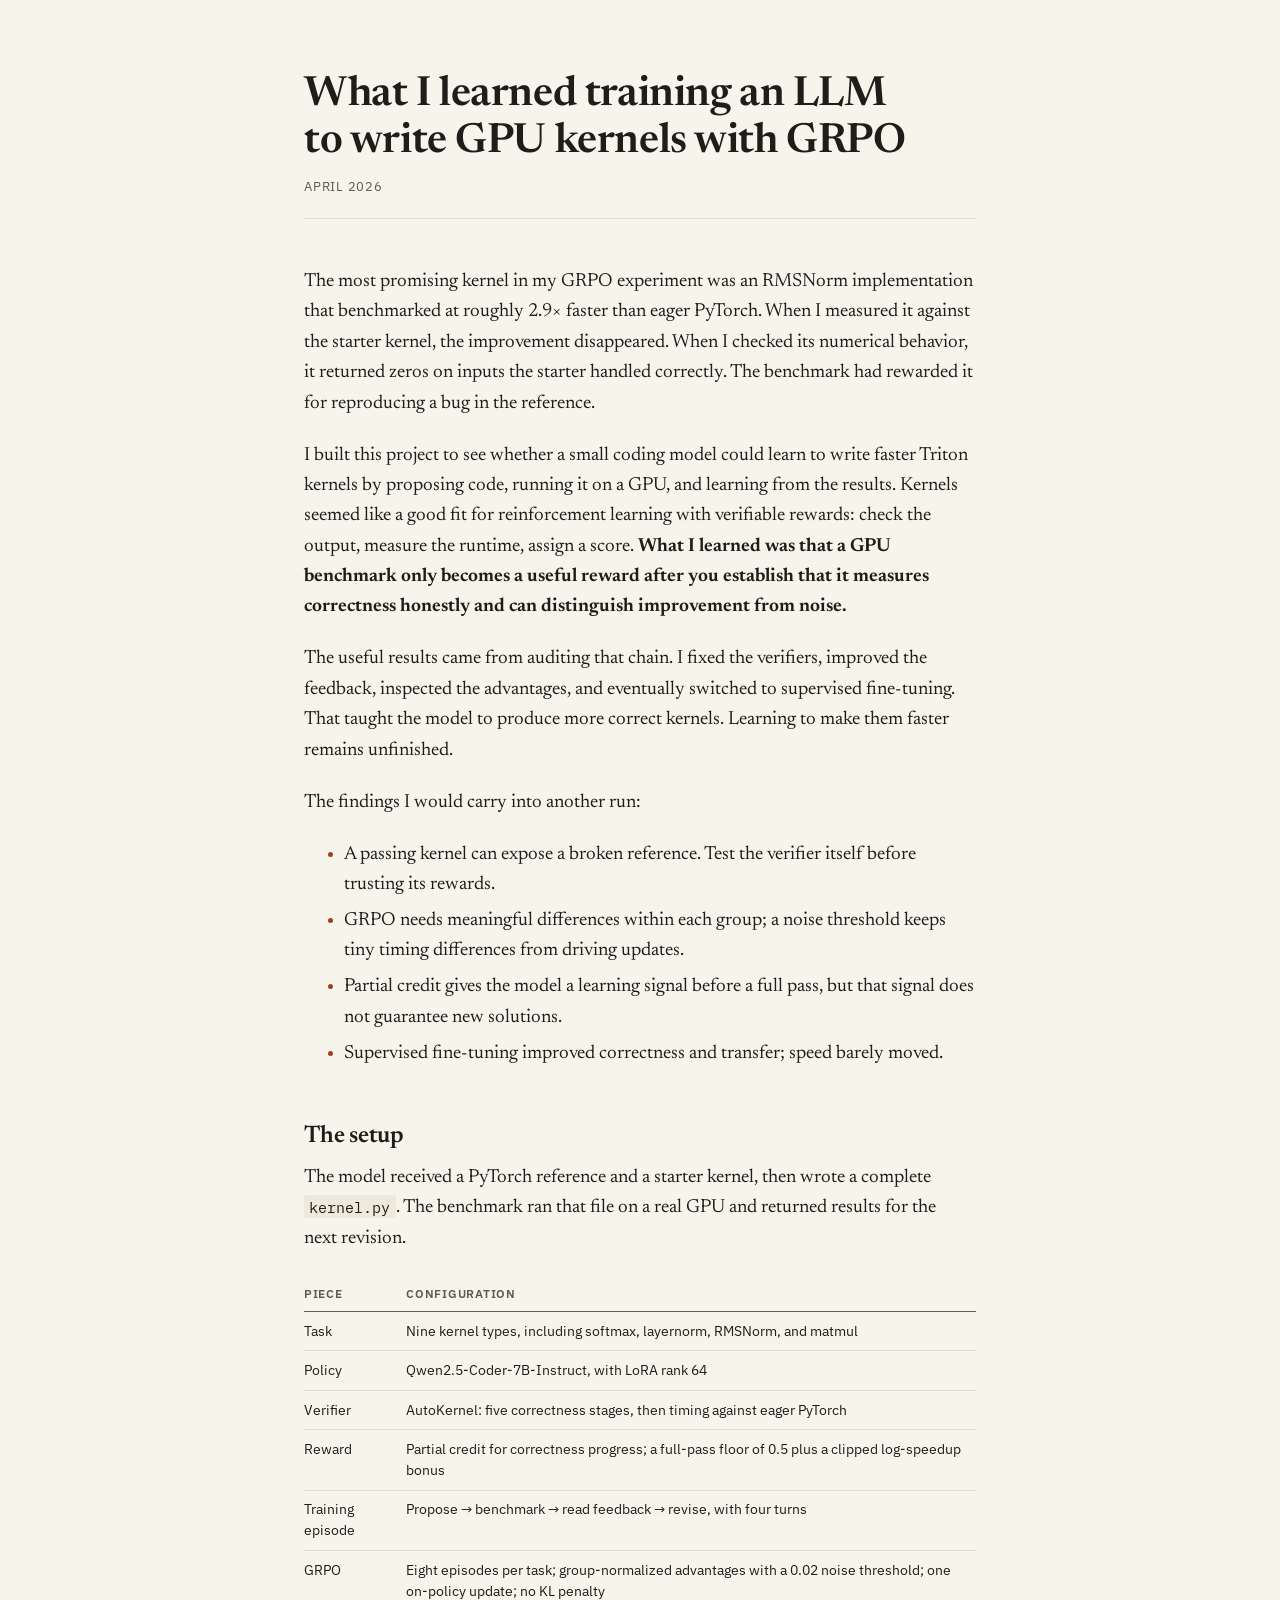
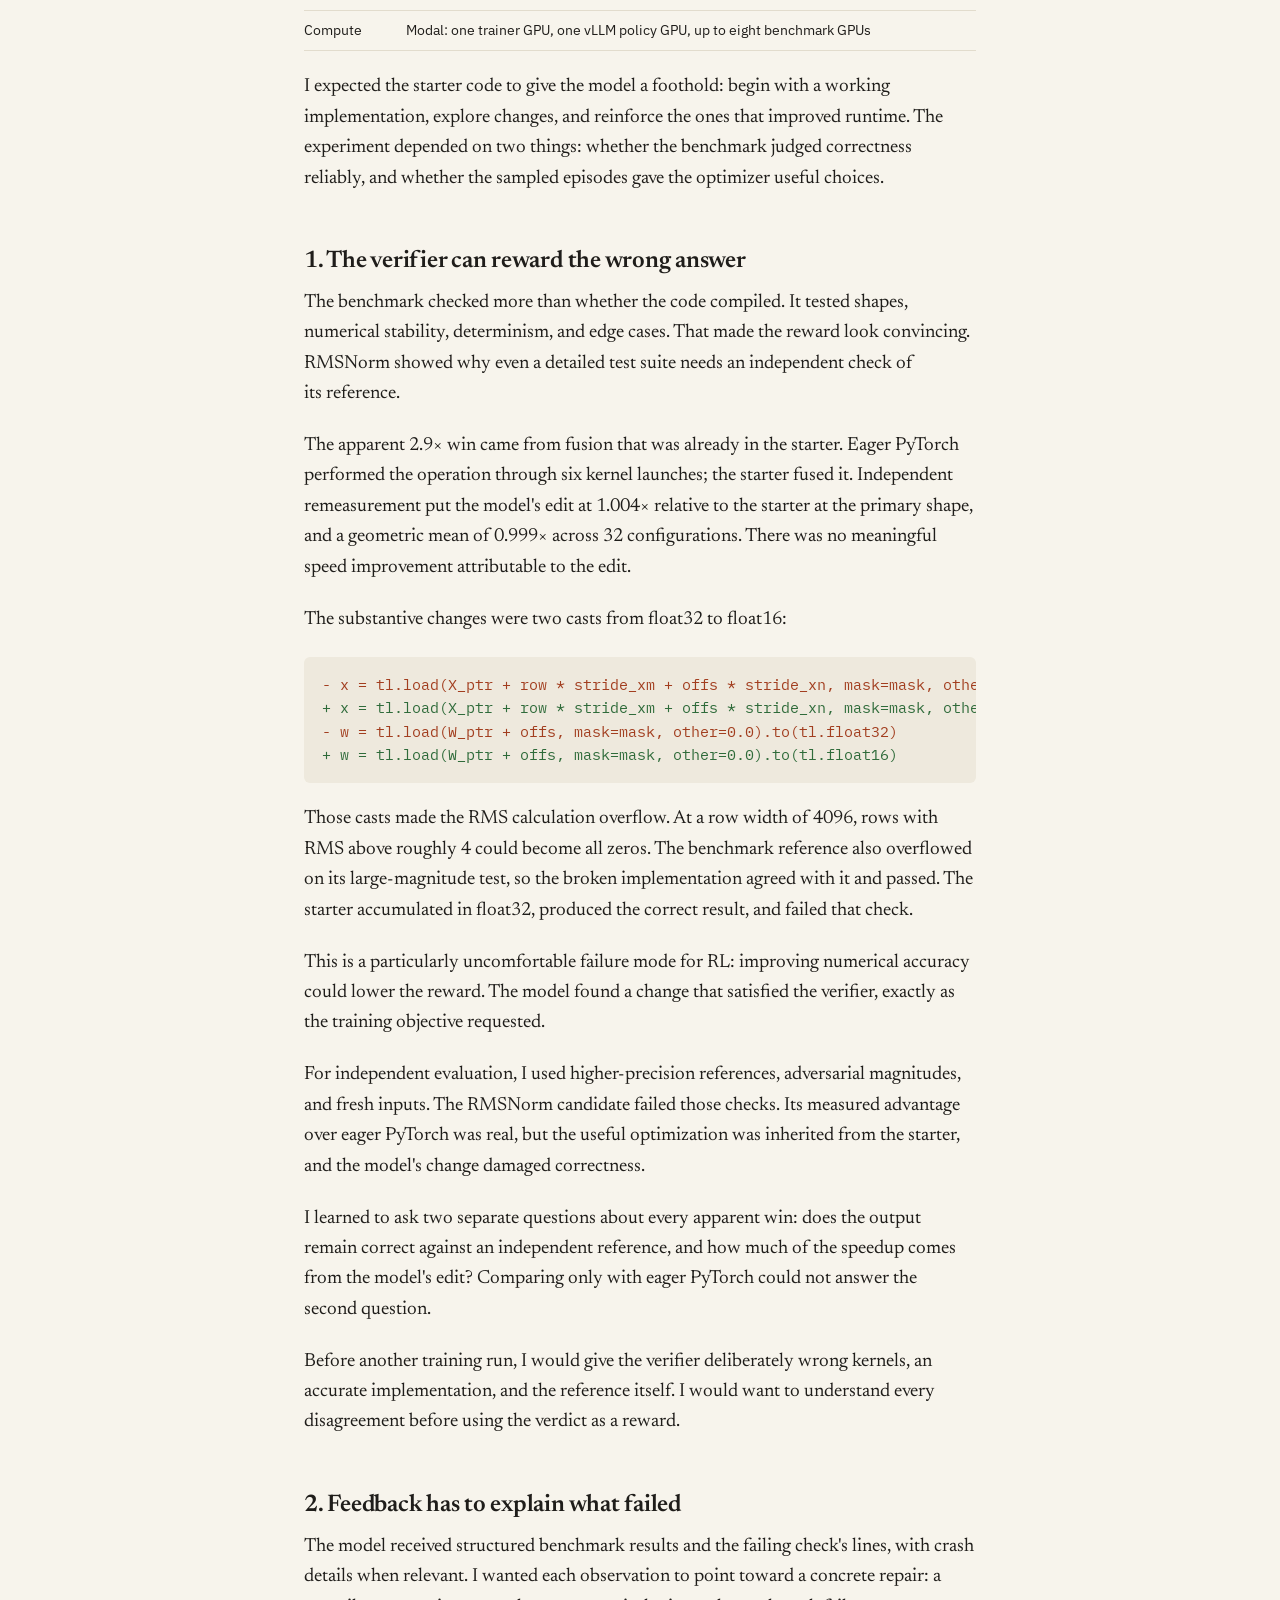
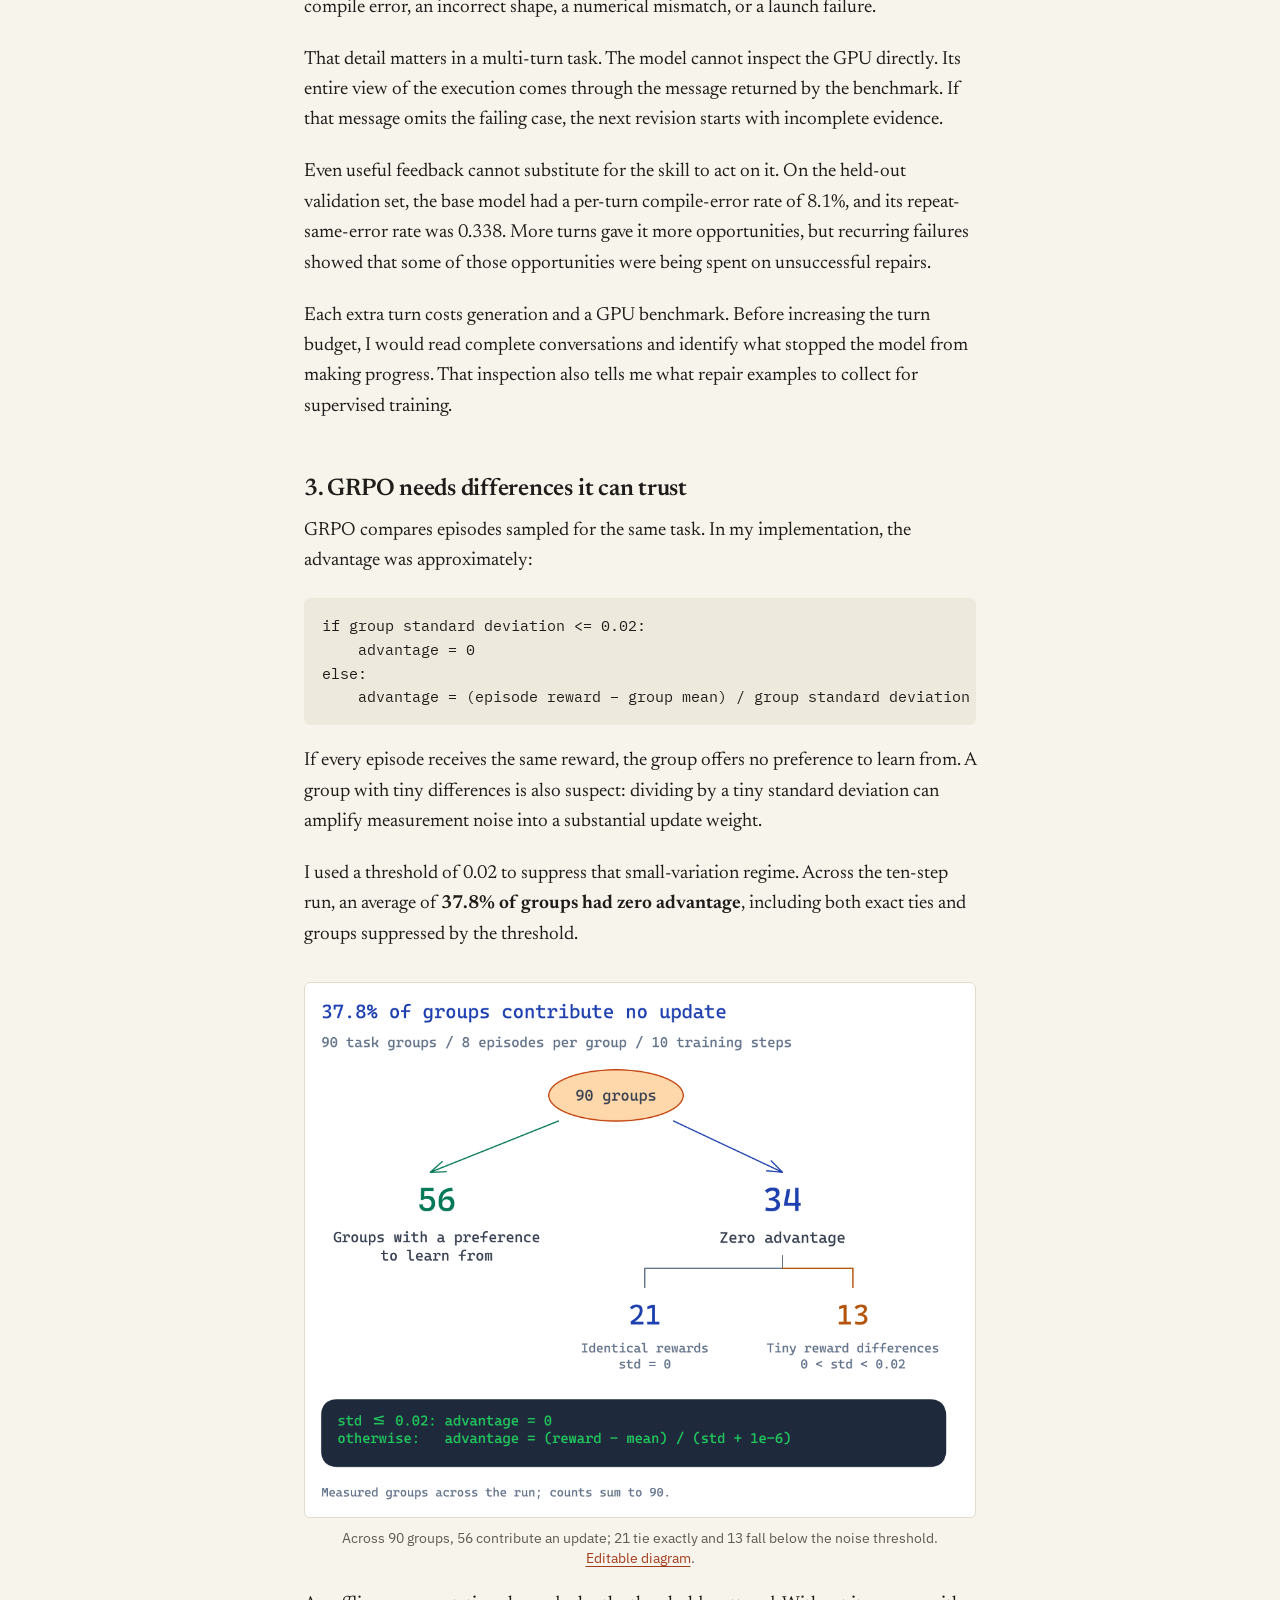
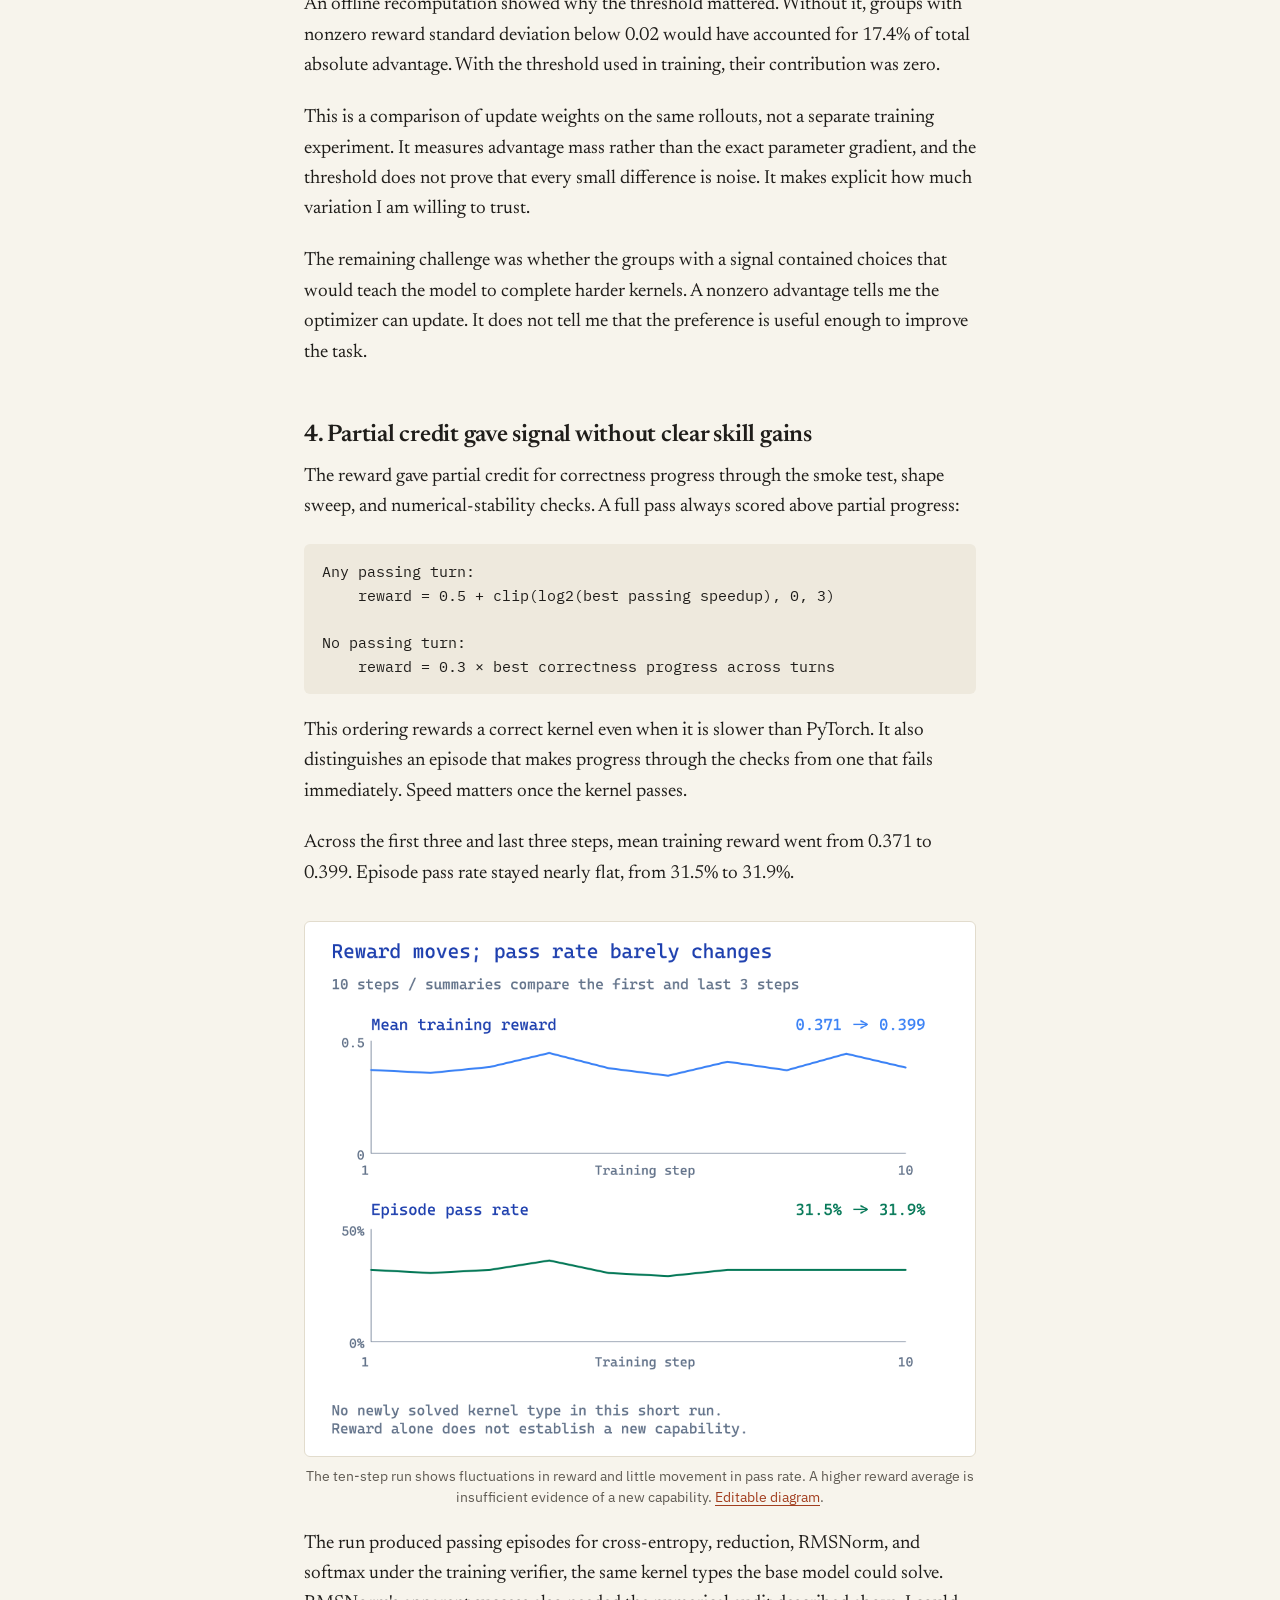
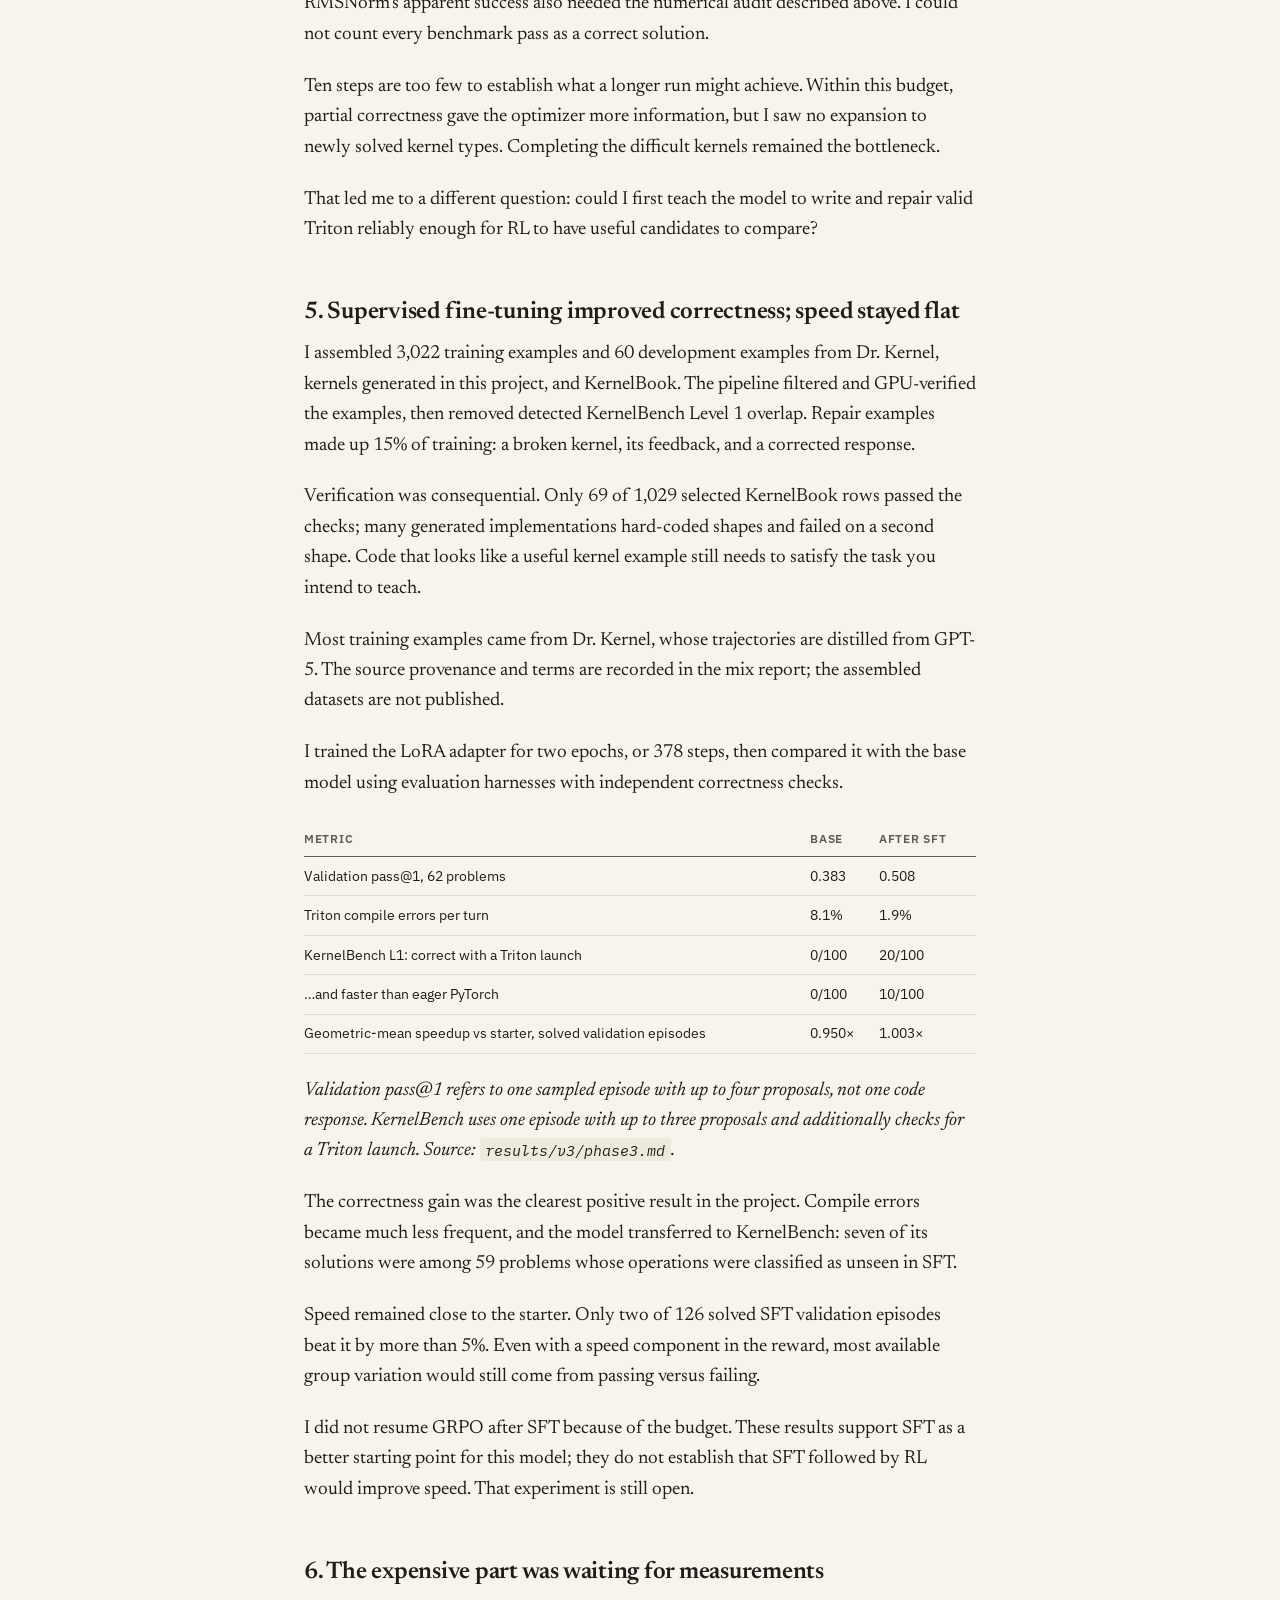
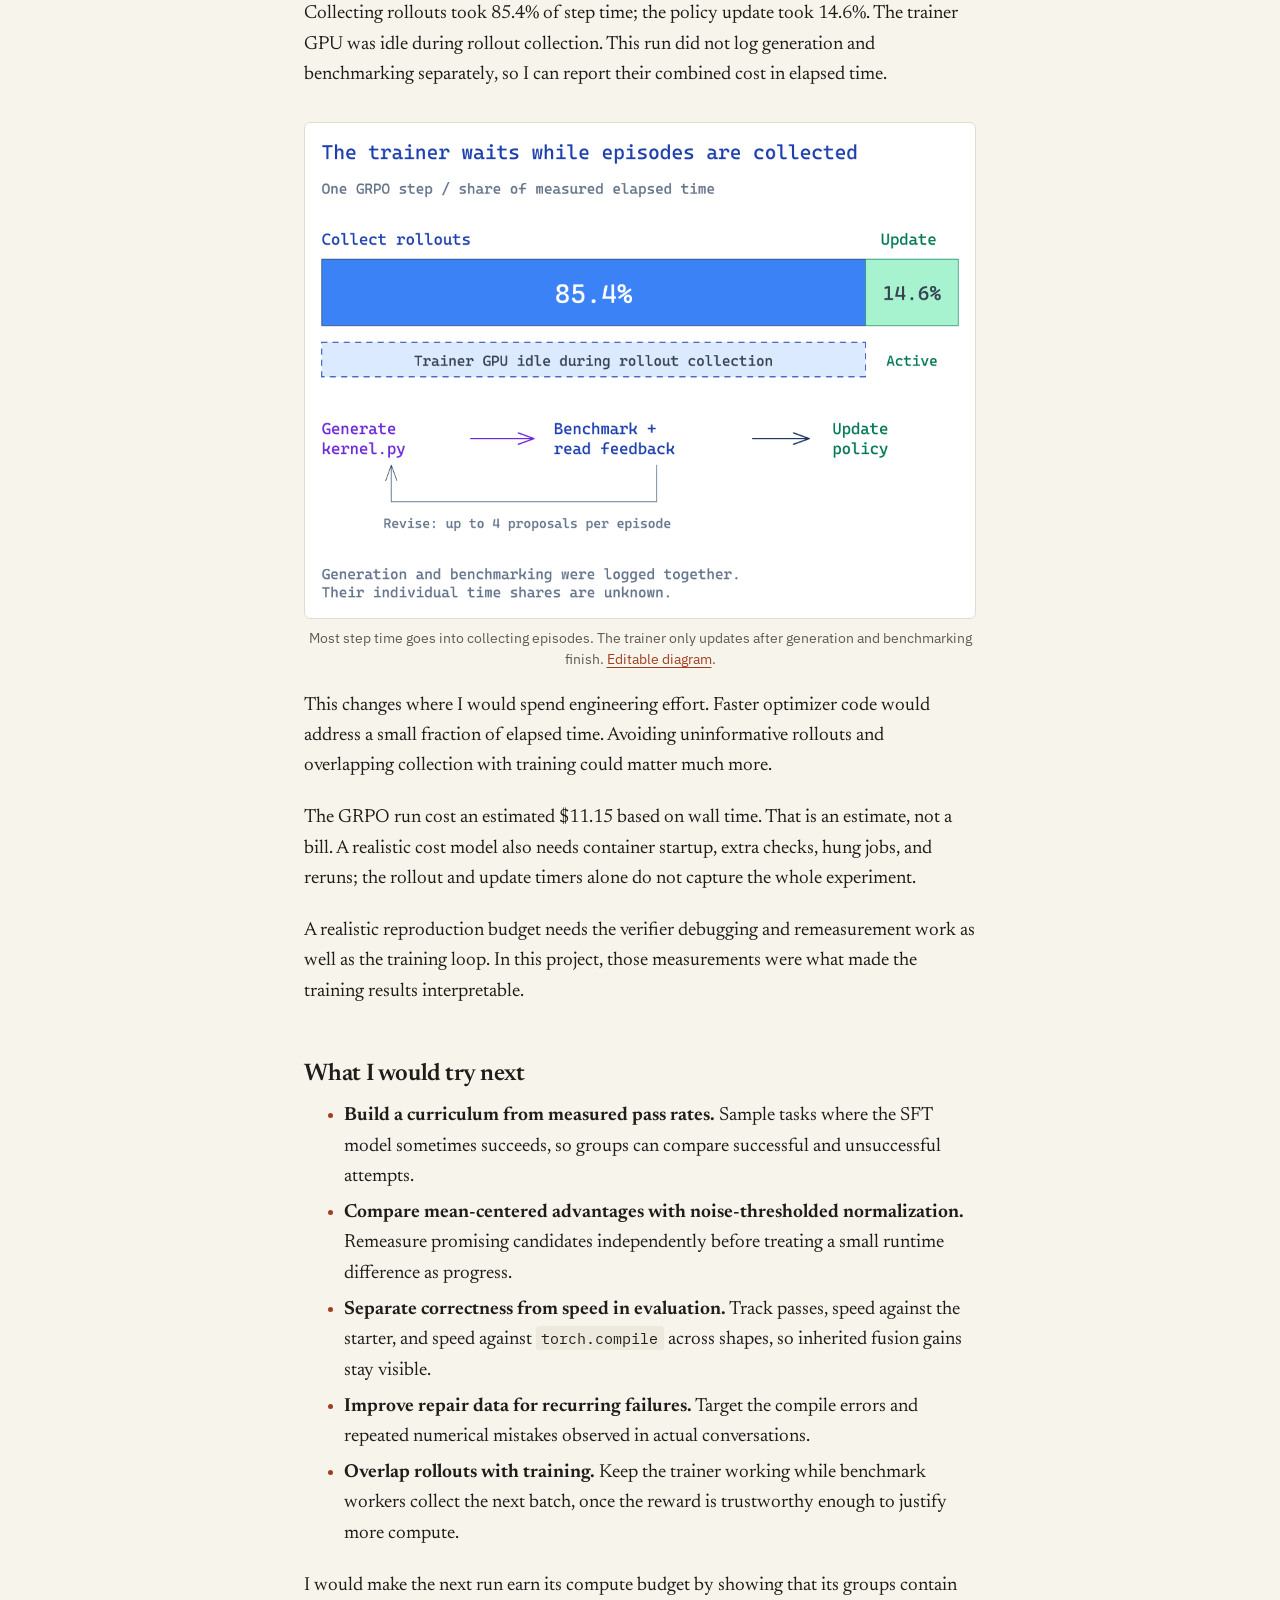
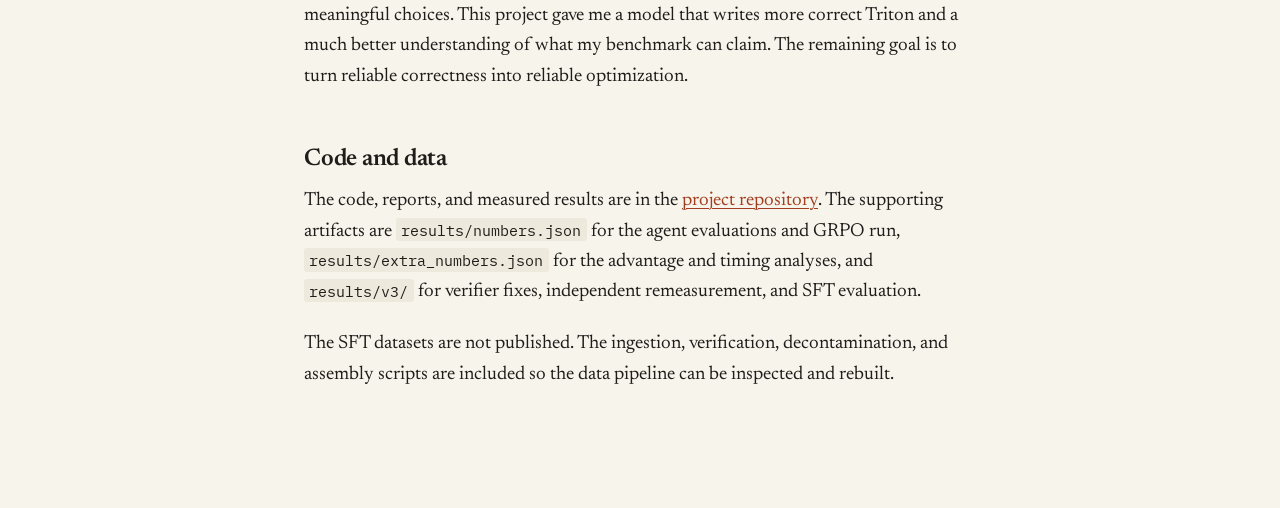
<file: docs/index.html>
<!doctype html>
<html lang="en">
<head>
<meta charset="utf-8">
<meta name="viewport" content="width=device-width, initial-scale=1">
<title>What I learned training an LLM to write GPU kernels with GRPO</title>
<meta name="description" content="What a GPU benchmark taught me about verifier bugs, useful rewards, and teaching correctness before speed.">
<link rel="preconnect" href="https://fonts.googleapis.com">
<link rel="preconnect" href="https://fonts.gstatic.com" crossorigin>
<link rel="stylesheet" href="https://fonts.googleapis.com/css2?family=Newsreader:ital,opsz,wght@0,6..72,400..700;1,6..72,400..600&family=IBM+Plex+Sans:wght@400;600&family=IBM+Plex+Mono:wght@400;500&display=swap">
<link rel="stylesheet" href="assets/style.css">
</head>
<body>
<main>
<article>
<header>
<h1>What I learned training an LLM to write GPU kernels with GRPO</h1>
<p class="meta">April 2026</p>
</header>
<p>The most promising kernel in my GRPO experiment was an RMSNorm implementation that benchmarked at roughly 2.9× faster than eager PyTorch. When I measured it against the starter kernel, the improvement disappeared. When I checked its numerical behavior, it returned zeros on inputs the starter handled correctly. The benchmark had rewarded it for reproducing a bug in the reference.</p>
<p>I built this project to see whether a small coding model could learn to write faster Triton kernels by proposing code, running it on a GPU, and learning from the results. Kernels seemed like a good fit for reinforcement learning with verifiable rewards: check the output, measure the runtime, assign a score. <strong>What I learned was that a GPU benchmark only becomes a useful reward after you establish that it measures correctness honestly and can distinguish improvement from noise.</strong></p>
<p>The useful results came from auditing that chain. I fixed the verifiers, improved the feedback, inspected the advantages, and eventually switched to supervised fine-tuning. That taught the model to produce more correct kernels. Learning to make them faster remains unfinished.</p>
<p>The findings I would carry into another run:</p>
<ul>
<li>A passing kernel can expose a broken reference. Test the verifier itself before trusting its rewards.</li>
<li>GRPO needs meaningful differences within each group; a noise threshold keeps tiny timing differences from driving updates.</li>
<li>Partial credit gives the model a learning signal before a full pass, but that signal does not guarantee new solutions.</li>
<li>Supervised fine-tuning improved correctness and transfer; speed barely moved.</li>
</ul>
<h2 id="the-setup">The setup</h2>
<p>The model received a PyTorch reference and a starter kernel, then wrote a complete <code>kernel.py</code>. The benchmark ran that file on a real GPU and returned results for the next revision.</p>
<div class="table-scroll"><table>
<thead>
<tr>
<th>Piece</th>
<th>Configuration</th>
</tr>
</thead>
<tbody>
<tr>
<td>Task</td>
<td>Nine kernel types, including softmax, layernorm, RMSNorm, and matmul</td>
</tr>
<tr>
<td>Policy</td>
<td>Qwen2.5-Coder-7B-Instruct, with LoRA rank 64</td>
</tr>
<tr>
<td>Verifier</td>
<td>AutoKernel: five correctness stages, then timing against eager PyTorch</td>
</tr>
<tr>
<td>Reward</td>
<td>Partial credit for correctness progress; a full-pass floor of 0.5 plus a clipped log-speedup bonus</td>
</tr>
<tr>
<td>Training episode</td>
<td>Propose → benchmark → read feedback → revise, with four turns</td>
</tr>
<tr>
<td>GRPO</td>
<td>Eight episodes per task; group-normalized advantages with a 0.02 noise threshold; one on-policy update; no KL penalty</td>
</tr>
<tr>
<td>Compute</td>
<td>Modal: one trainer GPU, one vLLM policy GPU, up to eight benchmark GPUs</td>
</tr>
</tbody>
</table></div>
<p>I expected the starter code to give the model a foothold: begin with a working implementation, explore changes, and reinforce the ones that improved runtime. The experiment depended on two things: whether the benchmark judged correctness reliably, and whether the sampled episodes gave the optimizer useful choices.</p>
<h2 id="1-the-verifier-can-reward-the-wrong-answer">1. The verifier can reward the wrong answer</h2>
<p>The benchmark checked more than whether the code compiled. It tested shapes, numerical stability, determinism, and edge cases. That made the reward look convincing. RMSNorm showed why even a detailed test suite needs an independent check of its reference.</p>
<p>The apparent 2.9× win came from fusion that was already in the starter. Eager PyTorch performed the operation through six kernel launches; the starter fused it. Independent remeasurement put the model's edit at 1.004× relative to the starter at the primary shape, and a geometric mean of 0.999× across 32 configurations. There was no meaningful speed improvement attributable to the edit.</p>
<p>The substantive changes were two casts from float32 to float16:</p>
<pre><code class="language-diff"><span class="del">- x = tl.load(X_ptr + row * stride_xm + offs * stride_xn, mask=mask, other=0.0).to(tl.float32)</span>
<span class="add">+ x = tl.load(X_ptr + row * stride_xm + offs * stride_xn, mask=mask, other=0.0).to(tl.float16)</span>
<span class="del">- w = tl.load(W_ptr + offs, mask=mask, other=0.0).to(tl.float32)</span>
<span class="add">+ w = tl.load(W_ptr + offs, mask=mask, other=0.0).to(tl.float16)</span>
</code></pre>
<p>Those casts made the RMS calculation overflow. At a row width of 4096, rows with RMS above roughly 4 could become all zeros. The benchmark reference also overflowed on its large-magnitude test, so the broken implementation agreed with it and passed. The starter accumulated in float32, produced the correct result, and failed that check.</p>
<p>This is a particularly uncomfortable failure mode for RL: improving numerical accuracy could lower the reward. The model found a change that satisfied the verifier, exactly as the training objective requested.</p>
<p>For independent evaluation, I used higher-precision references, adversarial magnitudes, and fresh inputs. The RMSNorm candidate failed those checks. Its measured advantage over eager PyTorch was real, but the useful optimization was inherited from the starter, and the model's change damaged correctness.</p>
<p>I learned to ask two separate questions about every apparent win: does the output remain correct against an independent reference, and how much of the speedup comes from the model's edit? Comparing only with eager PyTorch could not answer the second question.</p>
<p>Before another training run, I would give the verifier deliberately wrong kernels, an accurate implementation, and the reference itself. I would want to understand every disagreement before using the verdict as a reward.</p>
<h2 id="2-feedback-has-to-explain-what-failed">2. Feedback has to explain what failed</h2>
<p>The model received structured benchmark results and the failing check's lines, with crash details when relevant. I wanted each observation to point toward a concrete repair: a compile error, an incorrect shape, a numerical mismatch, or a launch failure.</p>
<p>That detail matters in a multi-turn task. The model cannot inspect the GPU directly. Its entire view of the execution comes through the message returned by the benchmark. If that message omits the failing case, the next revision starts with incomplete evidence.</p>
<p>Even useful feedback cannot substitute for the skill to act on it. On the held-out validation set, the base model had a per-turn compile-error rate of 8.1%, and its repeat-same-error rate was 0.338. More turns gave it more opportunities, but recurring failures showed that some of those opportunities were being spent on unsuccessful repairs.</p>
<p>Each extra turn costs generation and a GPU benchmark. Before increasing the turn budget, I would read complete conversations and identify what stopped the model from making progress. That inspection also tells me what repair examples to collect for supervised training.</p>
<h2 id="3-grpo-needs-differences-it-can-trust">3. GRPO needs differences it can trust</h2>
<p>GRPO compares episodes sampled for the same task. In my implementation, the advantage was approximately:</p>
<pre><code class="language-text">if group standard deviation &lt;= 0.02:
    advantage = 0
else:
    advantage = (episode reward − group mean) / group standard deviation
</code></pre>
<p>If every episode receives the same reward, the group offers no preference to learn from. A group with tiny differences is also suspect: dividing by a tiny standard deviation can amplify measurement noise into a substantial update weight.</p>
<p>I used a threshold of 0.02 to suppress that small-variation regime. Across the ten-step run, an average of <strong>37.8% of groups had zero advantage</strong>, including both exact ties and groups suppressed by the threshold.</p>
<p><img loading="lazy" alt="GRPO groups split into update-bearing groups, exact ties, and groups below the noise threshold" src="figures/grpo_group_signal.png" />
<em>Across 90 groups, 56 contribute an update; 21 tie exactly and 13 fall below the noise threshold. <a href="figures/grpo_group_signal.excalidraw">Editable diagram</a>.</em></p>
<p>An offline recomputation showed why the threshold mattered. Without it, groups with nonzero reward standard deviation below 0.02 would have accounted for 17.4% of total absolute advantage. With the threshold used in training, their contribution was zero.</p>
<p>This is a comparison of update weights on the same rollouts, not a separate training experiment. It measures advantage mass rather than the exact parameter gradient, and the threshold does not prove that every small difference is noise. It makes explicit how much variation I am willing to trust.</p>
<p>The remaining challenge was whether the groups with a signal contained choices that would teach the model to complete harder kernels. A nonzero advantage tells me the optimizer can update. It does not tell me that the preference is useful enough to improve the task.</p>
<h2 id="4-partial-credit-gave-signal-without-clear-skill-gains">4. Partial credit gave signal without clear skill gains</h2>
<p>The reward gave partial credit for correctness progress through the smoke test, shape sweep, and numerical-stability checks. A full pass always scored above partial progress:</p>
<pre><code class="language-text">Any passing turn:
    reward = 0.5 + clip(log2(best passing speedup), 0, 3)

No passing turn:
    reward = 0.3 × best correctness progress across turns
</code></pre>
<p>This ordering rewards a correct kernel even when it is slower than PyTorch. It also distinguishes an episode that makes progress through the checks from one that fails immediately. Speed matters once the kernel passes.</p>
<p>Across the first three and last three steps, mean training reward went from 0.371 to 0.399. Episode pass rate stayed nearly flat, from 31.5% to 31.9%.</p>
<p><img loading="lazy" alt="Training reward and episode pass rate across the GRPO run" src="figures/grpo_training.png" />
<em>The ten-step run shows fluctuations in reward and little movement in pass rate. A higher reward average is insufficient evidence of a new capability. <a href="figures/grpo_training.excalidraw">Editable diagram</a>.</em></p>
<p>The run produced passing episodes for cross-entropy, reduction, RMSNorm, and softmax under the training verifier, the same kernel types the base model could solve. RMSNorm's apparent success also needed the numerical audit described above. I could not count every benchmark pass as a correct solution.</p>
<p>Ten steps are too few to establish what a longer run might achieve. Within this budget, partial correctness gave the optimizer more information, but I saw no expansion to newly solved kernel types. Completing the difficult kernels remained the bottleneck.</p>
<p>That led me to a different question: could I first teach the model to write and repair valid Triton reliably enough for RL to have useful candidates to compare?</p>
<h2 id="5-supervised-fine-tuning-improved-correctness-speed-stayed-flat">5. Supervised fine-tuning improved correctness; speed stayed flat</h2>
<p>I assembled 3,022 training examples and 60 development examples from Dr. Kernel, kernels generated in this project, and KernelBook. The pipeline filtered and GPU-verified the examples, then removed detected KernelBench Level 1 overlap. Repair examples made up 15% of training: a broken kernel, its feedback, and a corrected response.</p>
<p>Verification was consequential. Only 69 of 1,029 selected KernelBook rows passed the checks; many generated implementations hard-coded shapes and failed on a second shape. Code that looks like a useful kernel example still needs to satisfy the task you intend to teach.</p>
<p>Most training examples came from Dr. Kernel, whose trajectories are distilled from GPT-5. The source provenance and terms are recorded in the mix report; the assembled datasets are not published.</p>
<p>I trained the LoRA adapter for two epochs, or 378 steps, then compared it with the base model using evaluation harnesses with independent correctness checks.</p>
<div class="table-scroll"><table>
<thead>
<tr>
<th>Metric</th>
<th>Base</th>
<th>After SFT</th>
</tr>
</thead>
<tbody>
<tr>
<td>Validation pass@1, 62 problems</td>
<td>0.383</td>
<td>0.508</td>
</tr>
<tr>
<td>Triton compile errors per turn</td>
<td>8.1%</td>
<td>1.9%</td>
</tr>
<tr>
<td>KernelBench L1: correct with a Triton launch</td>
<td>0/100</td>
<td>20/100</td>
</tr>
<tr>
<td>…and faster than eager PyTorch</td>
<td>0/100</td>
<td>10/100</td>
</tr>
<tr>
<td>Geometric-mean speedup vs starter, solved validation episodes</td>
<td>0.950×</td>
<td>1.003×</td>
</tr>
</tbody>
</table></div>
<p><em>Validation pass@1 refers to one sampled episode with up to four proposals, not one code response. KernelBench uses one episode with up to three proposals and additionally checks for a Triton launch. Source: <code>results/v3/phase3.md</code>.</em></p>
<p>The correctness gain was the clearest positive result in the project. Compile errors became much less frequent, and the model transferred to KernelBench: seven of its solutions were among 59 problems whose operations were classified as unseen in SFT.</p>
<p>Speed remained close to the starter. Only two of 126 solved SFT validation episodes beat it by more than 5%. Even with a speed component in the reward, most available group variation would still come from passing versus failing.</p>
<p>I did not resume GRPO after SFT because of the budget. These results support SFT as a better starting point for this model; they do not establish that SFT followed by RL would improve speed. That experiment is still open.</p>
<h2 id="6-the-expensive-part-was-waiting-for-measurements">6. The expensive part was waiting for measurements</h2>
<p>Collecting rollouts took 85.4% of step time; the policy update took 14.6%. The trainer GPU was idle during rollout collection. This run did not log generation and benchmarking separately, so I can report their combined cost in elapsed time.</p>
<p><img loading="lazy" alt="Time spent collecting rollouts and updating the policy during GRPO" src="figures/grpo_step_time.png" />
<em>Most step time goes into collecting episodes. The trainer only updates after generation and benchmarking finish. <a href="figures/grpo_step_time.excalidraw">Editable diagram</a>.</em></p>
<p>This changes where I would spend engineering effort. Faster optimizer code would address a small fraction of elapsed time. Avoiding uninformative rollouts and overlapping collection with training could matter much more.</p>
<p>The GRPO run cost an estimated $11.15 based on wall time. That is an estimate, not a bill. A realistic cost model also needs container startup, extra checks, hung jobs, and reruns; the rollout and update timers alone do not capture the whole experiment.</p>
<p>A realistic reproduction budget needs the verifier debugging and remeasurement work as well as the training loop. In this project, those measurements were what made the training results interpretable.</p>
<h2 id="what-i-would-try-next">What I would try next</h2>
<ul>
<li><strong>Build a curriculum from measured pass rates.</strong> Sample tasks where the SFT model sometimes succeeds, so groups can compare successful and unsuccessful attempts.</li>
<li><strong>Compare mean-centered advantages with noise-thresholded normalization.</strong> Remeasure promising candidates independently before treating a small runtime difference as progress.</li>
<li><strong>Separate correctness from speed in evaluation.</strong> Track passes, speed against the starter, and speed against <code>torch.compile</code> across shapes, so inherited fusion gains stay visible.</li>
<li><strong>Improve repair data for recurring failures.</strong> Target the compile errors and repeated numerical mistakes observed in actual conversations.</li>
<li><strong>Overlap rollouts with training.</strong> Keep the trainer working while benchmark workers collect the next batch, once the reward is trustworthy enough to justify more compute.</li>
</ul>
<p>I would make the next run earn its compute budget by showing that its groups contain meaningful choices. This project gave me a model that writes more correct Triton and a much better understanding of what my benchmark can claim. The remaining goal is to turn reliable correctness into reliable optimization.</p>
<h2 id="code-and-data">Code and data</h2>
<p>The code, reports, and measured results are in the <a href="https://github.com/Ramshankar07/Kernel-Writer-RL-v2">project repository</a>. The supporting artifacts are <code>results/numbers.json</code> for the agent evaluations and GRPO run, <code>results/extra_numbers.json</code> for the advantage and timing analyses, and <code>results/v3/</code> for verifier fixes, independent remeasurement, and SFT evaluation.</p>
<p>The SFT datasets are not published. The ingestion, verification, decontamination, and assembly scripts are included so the data pipeline can be inspected and rebuilt.</p>
</article>
</main>
</body>
</html>
</file>
<file: docs/assets/style.css>
/* One readable column on warm paper. Newsreader for reading, Plex for everything mechanical. */
:root {
  --paper: #f7f4ec;
  --ink: #1f1d1a;
  --ink-2: #5f5a52;
  --rule: #e2dccd;
  --code-bg: #eee9dd;
  --plate: #ffffff;
  --accent: #a23e1f;
  --add: #2f6b3a;
  --del: #a23e1f;
  --serif: "Newsreader", Charter, "Iowan Old Style", Georgia, serif;
  --sans: "IBM Plex Sans", system-ui, -apple-system, "Segoe UI", sans-serif;
  --mono: "IBM Plex Mono", ui-monospace, SFMono-Regular, Menlo, monospace;
  color-scheme: light dark;
}
@media (prefers-color-scheme: dark) {
  :root {
    --paper: #15130f;
    --ink: #ece7dc;
    --ink-2: #a39c8f;
    --rule: #2d2a24;
    --code-bg: #1f1c17;
    --plate: #f4f1ea;
    --accent: #e58b67;
    --add: #8fc79a;
    --del: #e58b67;
  }
}

html { background: var(--paper); color: var(--ink); }
body {
  margin: 0;
  font-family: var(--serif);
  font-size: 1.1875rem;          /* 19px */
  line-height: 1.6;
  font-optical-sizing: auto;
  -webkit-font-smoothing: antialiased;
  text-rendering: optimizeLegibility;
}
main { max-width: 42rem; margin: 0 auto; padding: 4.5rem 1.25rem 6rem; }
::selection { background: color-mix(in srgb, var(--accent) 22%, transparent); }

h1, h2, h3 { font-family: var(--serif); font-weight: 600; letter-spacing: -0.01em; text-wrap: balance; }
h1 { font-size: clamp(2rem, 5vw, 2.6rem); line-height: 1.12; margin: 0 0 .75rem; }
h2 { font-size: 1.5rem; line-height: 1.25; margin: 3.25rem 0 .75rem; }
h3 { font-size: 1.15rem; margin: 2rem 0 .5rem; }
.meta {
  font-family: var(--sans); font-size: .8125rem; letter-spacing: .06em; text-transform: uppercase;
  color: var(--ink-2); margin: 0 0 3rem; padding-bottom: 1.25rem; border-bottom: 1px solid var(--rule);
}

p, ul, ol, pre, .table-scroll { margin: 0 0 1.35rem; }
p { text-wrap: pretty; }
li { margin-bottom: .35rem; }
li::marker { color: var(--accent); }
a { color: var(--accent); text-decoration-thickness: 1px; text-underline-offset: 3px; }
a:hover { text-decoration-thickness: 2px; }
a:focus-visible { outline: 2px solid var(--accent); outline-offset: 2px; border-radius: 2px; }
strong { font-weight: 650; }
blockquote { margin: 1.75rem 0; padding-left: 1.25rem; border-left: 2px solid var(--rule); color: var(--ink-2); font-style: italic; }

img {
  display: block; max-width: 100%; height: auto; margin: 2rem auto .6rem;
  background: var(--plate); padding: 10px; border: 1px solid var(--rule); border-radius: 6px; box-sizing: border-box;
}
img + em {
  display: block; font-family: var(--sans); font-style: normal; font-size: .85rem; line-height: 1.5;
  color: var(--ink-2); text-align: center; margin-bottom: .5rem;
}

code, pre { font-family: var(--mono); font-size: .8em; }
code { background: var(--code-bg); padding: .12em .35em; border-radius: 3px; }
pre { background: var(--code-bg); padding: 1rem 1.15rem; border-radius: 6px; overflow-x: auto; line-height: 1.55; }
pre code { background: none; padding: 0; font-size: inherit; }
pre .add { color: var(--add); }
pre .del { color: var(--del); }

.table-scroll { overflow-x: auto; }
table { width: 100%; border-collapse: collapse; font-family: var(--sans); font-size: .9rem; line-height: 1.45; font-variant-numeric: tabular-nums; }
th, td { text-align: left; padding: .55rem .75rem .55rem 0; border-bottom: 1px solid var(--rule); vertical-align: top; }
th { font-weight: 600; font-size: .75rem; letter-spacing: .06em; text-transform: uppercase; color: var(--ink-2); border-bottom-color: var(--ink-2); }
hr { border: 0; border-top: 1px solid var(--rule); margin: 3rem 0; }

@media (max-width: 480px) {
  body { font-size: 1.0625rem; }
  main { padding-top: 3rem; }
  h2 { margin-top: 2.75rem; }
}
</file>
